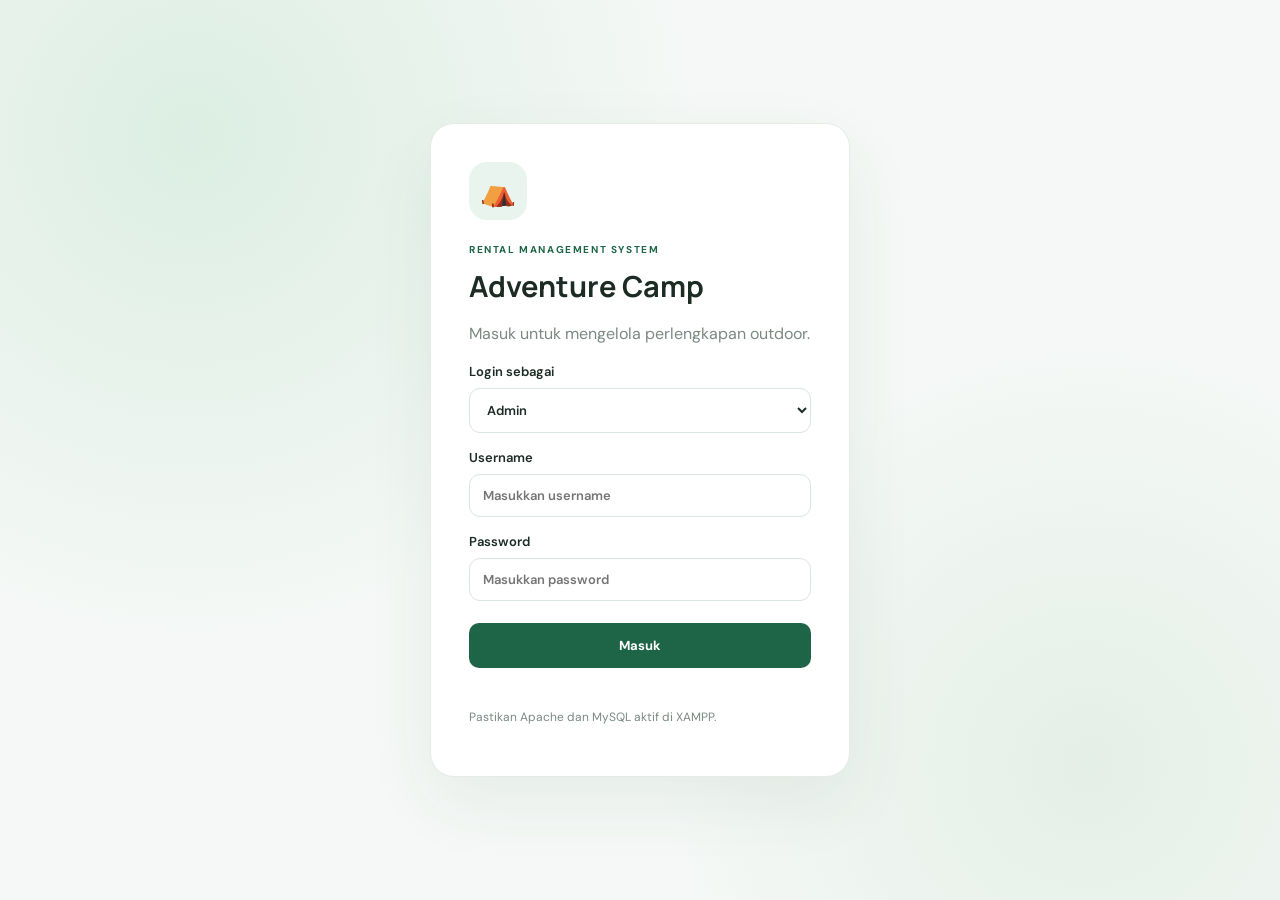
<file: index.html>
<!doctype html>
<html lang="id">
<head>
<meta charset="utf-8"><meta name="viewport" content="width=device-width,initial-scale=1">
<title>Adventure Camp Rental</title><link rel="stylesheet" href="style.css">
</head>
<body>
<div id="loginView" class="login-wrap">
  <form id="loginForm" class="login-card">
    <div class="brand-mark">⛺</div><p class="eyebrow">RENTAL MANAGEMENT SYSTEM</p><h1>Adventure Camp</h1><p class="muted">Masuk untuk mengelola perlengkapan outdoor.</p>
    <label>Login sebagai<select id="loginRole"><option>Admin</option><option>Pemilik</option><option>Pelanggan</option></select></label>
    <label>Username<input id="username" autocomplete="username" required placeholder="Masukkan username"></label>
    <label>Password<input id="password" type="password" autocomplete="current-password" required placeholder="Masukkan password"></label>
    <button class="btn primary full" type="submit" id="loginBtn">Masuk</button><p id="loginMessage" class="message"></p>
    <p class="small muted">Pastikan Apache dan MySQL aktif di XAMPP.</p>
  </form>
</div>
<div id="appView" class="app hidden">
  <aside class="sidebar"><div class="brand"><span class="brand-mark small-mark">⛺</span><div><b>Adventure Camp</b><small>Rental System</small></div></div><div class="profile"><div class="avatar">AC</div><div><b id="profileName">Pengguna</b><small id="profileRole">Role</small></div></div>
    <nav id="nav"><button data-page="dashboard" class="nav-item active">▦ <span>Dashboard</span></button><button data-page="alat" class="nav-item">▣ <span>Data Alat</span></button><button data-page="pelanggan" class="nav-item">♙ <span>Pelanggan</span></button><button data-page="penyewaan" class="nav-item">▤ <span>Penyewaan</span></button><button data-page="pembayaran" class="nav-item">◈ <span>Pembayaran</span></button><button data-page="pengembalian" class="nav-item">↩ <span>Pengembalian & Denda</span></button><button data-page="users" class="nav-item">♧ <span>Pengguna</span></button><button data-page="laporan" class="nav-item">▥ <span>Laporan</span></button></nav>
    <button id="logoutBtn" class="logout">↪ Keluar</button>
  </aside>
  <main class="main"><header class="topbar"><div><p class="eyebrow" id="todayLabel">ADVENTURE CAMP RENTAL</p><h2 id="pageTitle">Dashboard</h2></div><button id="refreshBtn" class="btn light">⟳ Muat ulang</button></header><div id="notice" class="notice hidden"></div><section id="content"></section><footer>Adventure Camp Rental <span>•</span> Sistem Manajemen Penyewaan</footer></main>
</div>
<div id="modal" class="modal hidden"><div class="modal-card"><div class="modal-head"><div><p class="eyebrow">FORM DATA</p><h3 id="modalTitle">Tambah Data</h3></div><button id="closeModal" class="icon-btn" type="button">✕</button></div><form id="dataForm"><div id="formFields" class="form-grid"></div><p id="formMessage" class="message"></p><div class="modal-actions"><button type="button" id="cancelModal" class="btn light">Batal</button><button type="submit" class="btn primary">Simpan data</button></div></form></div></div>
<script src="app.js"></script>
</body></html>
</file>
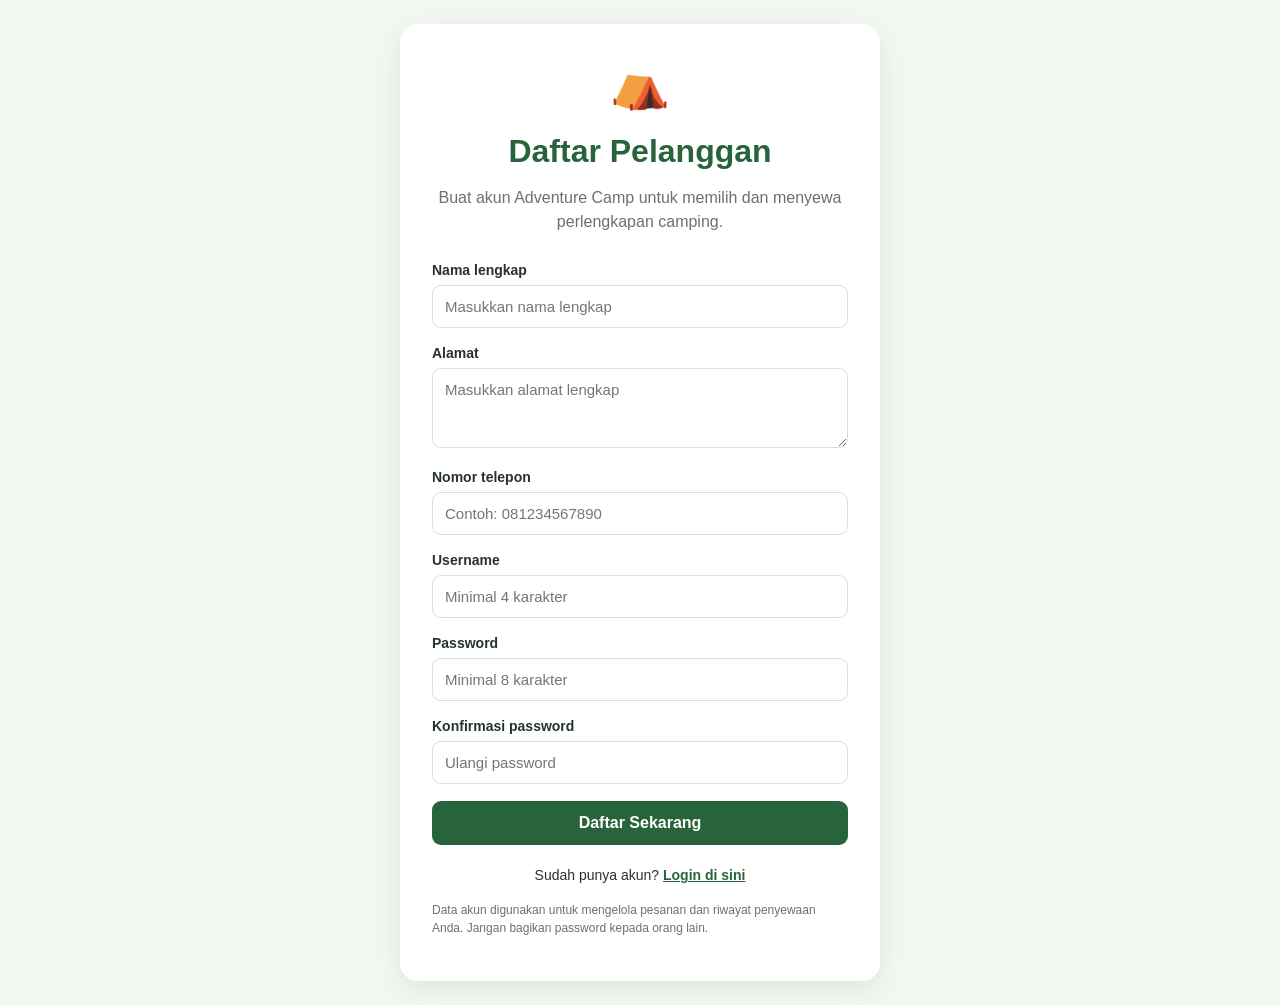
<file: daftar.html>
<!DOCTYPE html>
<html lang="id">
<head>
    <meta charset="UTF-8">
    <meta name="viewport" content="width=device-width, initial-scale=1.0">
    <title>Daftar Pelanggan - Adventure Camp</title>

    <style>
        * {
            box-sizing: border-box;
        }

        body {
            margin: 0;
            padding: 24px;
            min-height: 100vh;
            display: flex;
            align-items: center;
            justify-content: center;
            background: #f3f7f2;
            font-family: Arial, sans-serif;
            color: #263328;
        }

        .card {
            width: 100%;
            max-width: 480px;
            padding: 32px;
            background: white;
            border-radius: 18px;
            box-shadow: 0 8px 28px rgba(0, 0, 0, 0.08);
        }

        .logo {
            text-align: center;
            font-size: 48px;
        }

        h1 {
            text-align: center;
            margin-bottom: 8px;
            color: #28643b;
        }

        .subtitle {
            text-align: center;
            color: #68736a;
            margin-bottom: 28px;
            line-height: 1.5;
        }

        label {
            display: block;
            margin-bottom: 7px;
            font-weight: bold;
            font-size: 14px;
        }

        input, textarea {
            width: 100%;
            padding: 12px;
            margin-bottom: 17px;
            border: 1px solid #d9e1d9;
            border-radius: 9px;
            font-size: 15px;
            font-family: inherit;
        }

        textarea {
            min-height: 80px;
            resize: vertical;
        }

        input:focus, textarea:focus {
            outline: 2px solid #b7d9bd;
            border-color: #28643b;
        }

        button {
            width: 100%;
            padding: 13px;
            background: #28643b;
            color: white;
            border: none;
            border-radius: 9px;
            font-size: 16px;
            font-weight: bold;
            cursor: pointer;
        }

        button:disabled {
            opacity: 0.6;
            cursor: not-allowed;
        }

        .message {
            margin-top: 16px;
            padding: 12px;
            border-radius: 8px;
            display: none;
            line-height: 1.5;
            overflow-wrap: anywhere;
        }

        .success {
            display: block;
            background: #e8f5e9;
            color: #205b30;
        }

        .error {
            display: block;
            background: #ffebee;
            color: #a12626;
        }

        .links {
            text-align: center;
            margin-top: 22px;
            font-size: 14px;
        }

        a {
            color: #28643b;
            font-weight: bold;
        }

        .note {
            font-size: 12px;
            color: #68736a;
            line-height: 1.5;
            margin-top: 18px;
        }
    </style>
</head>

<body>
    <main class="card">
        <div class="logo">⛺</div>

        <h1>Daftar Pelanggan</h1>

        <p class="subtitle">
            Buat akun Adventure Camp untuk memilih dan menyewa
            perlengkapan camping.
        </p>

        <form id="registerForm">
            <label for="nama">Nama lengkap</label>
            <input
                type="text"
                id="nama"
                name="nama_pelanggan"
                maxlength="100"
                required
                placeholder="Masukkan nama lengkap"
            >

            <label for="alamat">Alamat</label>
            <textarea
                id="alamat"
                name="alamat"
                required
                placeholder="Masukkan alamat lengkap"
            ></textarea>

            <label for="telepon">Nomor telepon</label>
            <input
                type="tel"
                id="telepon"
                name="nomor_telepon"
                maxlength="20"
                required
                placeholder="Contoh: 081234567890"
            >

            <label for="username">Username</label>
            <input
                type="text"
                id="username"
                name="username"
                minlength="4"
                maxlength="50"
                required
                autocomplete="username"
                placeholder="Minimal 4 karakter"
            >

            <label for="password">Password</label>
            <input
                type="password"
                id="password"
                name="password"
                minlength="8"
                required
                autocomplete="new-password"
                placeholder="Minimal 8 karakter"
            >

            <label for="konfirmasi">Konfirmasi password</label>
            <input
                type="password"
                id="konfirmasi"
                required
                autocomplete="new-password"
                placeholder="Ulangi password"
            >

            <button type="submit" id="registerButton">
                Daftar Sekarang
            </button>

            <div id="message" class="message" role="status"></div>
        </form>

        <p class="links">
            Sudah punya akun?
            <a href="index.html">Login di sini</a>
        </p>

        <p class="note">
            Data akun digunakan untuk mengelola pesanan dan riwayat
            penyewaan Anda. Jangan bagikan password kepada orang lain.
        </p>
    </main>

    <script>
        const form = document.getElementById('registerForm');
        const button = document.getElementById('registerButton');
        const message = document.getElementById('message');

        form.addEventListener('submit', async function (event) {
            event.preventDefault();

            const password = document.getElementById('password').value;
            const konfirmasi = document.getElementById('konfirmasi').value;

            if (password !== konfirmasi) {
                showMessage(
                    'Konfirmasi password tidak sama.',
                    false
                );
                return;
            }

            if (password.length < 8) {
                showMessage(
                    'Password harus minimal 8 karakter.',
                    false
                );
                return;
            }

            const data = {
                nama_pelanggan:
                    document.getElementById('nama').value.trim(),
                alamat:
                    document.getElementById('alamat').value.trim(),
                nomor_telepon:
                    document.getElementById('telepon').value.trim(),
                username:
                    document.getElementById('username').value.trim(),
                password: password
            };

            button.disabled = true;
            button.textContent = 'Memproses pendaftaran...';
            message.className = 'message';
            message.style.display = 'none';

            try {
                const response = await fetch(
                    'api_register_pelanggan.php',
                    {
                        method: 'POST',
                        headers: {
                            'Content-Type': 'application/json',
                            'Accept': 'application/json'
                        },
                        body: JSON.stringify(data)
                    }
                );

                const result = await response.json();

                if (!response.ok || result.status !== 'success') {
                    throw new Error(
                        result.message || 'Pendaftaran gagal.'
                    );
                }

                showMessage(
                    'Pendaftaran berhasil! Kamu akan diarahkan ke halaman login.',
                    true
                );

                message.className = 'message success';
                form.reset();

                setTimeout(function () {
                    window.location.href = 'index.html';
                }, 2000);

            } catch (error) {
                showMessage(
                    error.message ||
                    'Tidak dapat terhubung ke server.',
                    false
                );
            } finally {
                button.disabled = false;
                button.textContent = 'Daftar Sekarang';
            }
        });

        function showMessage(text, success) {
            message.textContent = text;
            message.className = 'message ' +
                (success ? 'success' : 'error');
            message.style.display = 'block';
        }
    </script>
</body>
</html>
</file>
<file: style.css>
@import url('https://fonts.googleapis.com/css2?family=DM+Sans:wght@400;500;600;700&family=Manrope:wght@500;600;700;800&display=swap');
:root{--green:#1e6548;--green2:#2f805c;--mint:#e8f4ed;--ink:#1c2b24;--muted:#7b8981;--line:#e6ece8;--bg:#f5f8f6;--white:#fff;--red:#b43e3e;--shadow:0 14px 40px #193b2b0d}*{box-sizing:border-box}body{margin:0;background:var(--bg);color:var(--ink);font-family:'DM Sans',sans-serif}h1,h2,h3,b{font-family:Manrope,sans-serif}button,input,select,textarea{font:inherit}button{cursor:pointer}.hidden{display:none!important}.muted{color:var(--muted)}.small{font-size:12px}.eyebrow{font-size:10px;font-weight:700;letter-spacing:1.6px;color:var(--green);margin:0 0 9px}.login-wrap{min-height:100vh;display:grid;place-items:center;padding:24px;background:radial-gradient(circle at 15% 15%,#dceee3,transparent 38%),radial-gradient(circle at 85% 85%,#e4efe7,transparent 32%),var(--bg)}.login-card{width:min(100%,420px);background:white;border:1px solid #e5ece7;border-radius:24px;padding:38px;box-shadow:0 25px 70px #234f3812}.brand-mark{width:58px;height:58px;display:grid;place-items:center;background:var(--mint);color:var(--green);border-radius:18px;font-size:29px;margin-bottom:22px}.login-card h1{font-size:29px;margin:0 0 8px}.login-card>p{line-height:1.55}.login-card label,.form-grid label{display:flex;flex-direction:column;gap:8px;font-size:13px;font-weight:600;margin-top:16px}.login-card input,.login-card select,.form-grid input,.form-grid select,.form-grid textarea{width:100%;border:1px solid #dce5df;border-radius:11px;padding:12px 13px;background:#fff;outline:none;color:var(--ink);min-width:0}.login-card input:focus,.login-card select:focus,.form-grid input:focus,.form-grid select:focus,.form-grid textarea:focus{border-color:var(--green2);box-shadow:0 0 0 3px #2f805c17}.btn{border:0;border-radius:10px;padding:11px 15px;font-weight:700;font-size:13px;display:inline-flex;align-items:center;justify-content:center;gap:8px}.btn.primary{background:var(--green);color:white}.btn.primary:hover{background:#154b34}.btn.light{background:white;color:var(--ink);border:1px solid var(--line)}.btn.full{width:100%;margin-top:22px;padding:14px}.message{font-size:12px;color:var(--red);min-height:16px}.app{min-height:100vh}.sidebar{position:fixed;inset:0 auto 0 0;width:248px;background:#fff;border-right:1px solid var(--line);padding:25px 16px;display:flex;flex-direction:column;z-index:3}.brand{display:flex;gap:11px;align-items:center;padding:0 7px 25px;border-bottom:1px solid var(--line)}.brand b{font-size:14px;display:block}.brand small{color:var(--muted);font-size:11px}.small-mark{width:43px;height:43px;margin:0;border-radius:13px;font-size:23px;flex-shrink:0}.profile{display:flex;gap:11px;align-items:center;padding:20px 8px}.avatar{width:37px;height:37px;border-radius:12px;background:var(--mint);display:grid;place-items:center;color:var(--green);font-weight:800;font-size:12px}.profile b,.profile small{display:block}.profile b{font-size:12px}.profile small{font-size:11px;color:var(--muted);margin-top:4px}nav{display:grid;gap:5px}.nav-item{border:0;background:transparent;color:#68766e;text-align:left;padding:12px 13px;border-radius:10px;font-size:17px;display:flex;gap:12px;align-items:center}.nav-item span{font-size:13px;font-weight:600}.nav-item:hover,.nav-item.active{background:var(--mint);color:var(--green)}.logout{margin-top:auto;background:#fff;border:1px solid var(--line);border-radius:10px;padding:12px;color:#6b766f;text-align:left;font-weight:700}.main{margin-left:248px;padding:28px 34px 18px;max-width:1800px}.topbar{display:flex;justify-content:space-between;align-items:center;margin-bottom:25px}.topbar h2{font-size:27px;margin:0}.topbar .eyebrow{margin-bottom:6px}.notice{padding:12px 15px;border-radius:10px;background:#e8f4ed;color:var(--green);margin-bottom:18px;font-size:13px}.notice.error{background:#fff0ef;color:var(--red)}.stats{display:grid;grid-template-columns:repeat(4,minmax(0,1fr));gap:16px;margin-bottom:22px}.stat{padding:20px;background:white;border:1px solid var(--line);border-radius:15px;box-shadow:var(--shadow)}.stat-head{display:flex;justify-content:space-between;align-items:center;color:var(--muted);font-size:12px}.stat-icon{width:35px;height:35px;border-radius:11px;background:var(--mint);color:var(--green);display:grid;place-items:center;font-size:17px}.stat strong{font-size:27px;display:block;margin-top:14px;font-family:Manrope,sans-serif}.stat small{font-size:11px;color:var(--muted)}.panel{background:#fff;border:1px solid var(--line);border-radius:15px;box-shadow:var(--shadow);overflow:hidden;margin-bottom:20px}.panel-head{padding:19px 21px;display:flex;align-items:center;justify-content:space-between;gap:12px;border-bottom:1px solid var(--line)}.panel-head h3{font-size:15px;margin:0}.panel-head p{font-size:12px;color:var(--muted);margin:5px 0 0}.table-tools{display:flex;gap:9px;align-items:center}.search{border:1px solid var(--line);border-radius:9px;padding:10px 12px;min-width:190px;outline:none}.table-wrap{overflow:auto}table{width:100%;border-collapse:collapse;white-space:nowrap}th,td{text-align:left;padding:14px 19px;border-bottom:1px solid #edf1ee;font-size:12px}th{background:#fafcfb;color:#77847c;font-weight:700;font-size:10px;letter-spacing:.6px;text-transform:uppercase}tbody tr:hover{background:#fbfdfb}tbody tr:last-child td{border-bottom:0}.pill{display:inline-flex;padding:5px 9px;border-radius:30px;background:#e9f5ed;color:#25714c;font-size:10px;font-weight:700}.pill.warn{background:#fff4df;color:#94621b}.pill.bad{background:#ffeded;color:#b43e3e}.empty{padding:38px;text-align:center;color:var(--muted);font-size:13px}.two-col{display:grid;grid-template-columns:1.4fr 1fr;gap:18px}.list-row{display:flex;justify-content:space-between;gap:15px;padding:13px 20px;border-bottom:1px solid #edf1ee;font-size:12px}.list-row:last-child{border:0}.list-row b{display:block;margin-bottom:5px}.list-row small{color:var(--muted)}footer{text-align:center;color:#9aa69f;font-size:11px;padding:20px}footer span{padding:0 6px}.modal{position:fixed;inset:0;background:#15251dcc;z-index:10;display:grid;place-items:center;padding:18px}.modal-card{background:#fff;border-radius:18px;padding:24px;width:min(100%,680px);max-height:90vh;overflow:auto;box-shadow:0 30px 100px #0003}.modal-head{display:flex;align-items:center;justify-content:space-between;margin-bottom:15px}.modal-head h3{margin:0;font-size:21px}.icon-btn{width:36px;height:36px;border:1px solid var(--line);background:white;border-radius:10px}.form-grid{display:grid;grid-template-columns:repeat(2,minmax(0,1fr));gap:0 14px}.form-grid .wide{grid-column:1/-1}.form-grid label{margin-top:12px}.modal-actions{display:flex;justify-content:flex-end;gap:9px;padding-top:14px;border-top:1px solid var(--line)}.item-row{display:grid;grid-template-columns:2fr 1fr 40px;gap:8px;align-items:end;grid-column:1/-1;margin-top:10px}.item-row label{margin:0}.remove-item{height:40px;border:1px solid var(--line);background:#fff;border-radius:9px;color:var(--red)}.add-line{grid-column:1/-1;margin-top:12px}.report-filter{display:flex;gap:8px;flex-wrap:wrap}.report-filter input{padding:9px;border:1px solid var(--line);border-radius:9px}
@media(max-width:1000px){.sidebar{width:210px}.main{margin-left:210px;padding:24px 20px}.stats{grid-template-columns:repeat(2,minmax(0,1fr))}.two-col{grid-template-columns:1fr}}@media(max-width:700px){.sidebar{position:static;width:auto;padding:13px}.brand{padding-bottom:12px}.profile{padding:12px 6px}.sidebar nav{display:flex;overflow:auto}.nav-item{flex:0 0 auto;padding:10px}.nav-item span{display:inline}.logout{margin-top:12px}.main{margin:0;padding:20px 13px}.topbar h2{font-size:23px}.stats{gap:10px}.stat{padding:14px}.stat strong{font-size:23px}.panel-head{align-items:flex-start;flex-direction:column}.table-tools{width:100%;flex-wrap:wrap}.search{min-width:0;flex:1}.login-card{padding:27px 23px}.form-grid{grid-template-columns:1fr}.form-grid .wide{grid-column:auto}.item-row{grid-template-columns:1fr 75px 38px}.topbar .btn{padding:10px}.app{display:block}}

/* Dashboard owner & customer additions */
.owner-welcome,.customer-welcome{display:flex;align-items:center;justify-content:space-between;gap:18px;padding:22px 24px;margin-bottom:18px;border-radius:16px;background:linear-gradient(120deg,#e5f3e9,#f7fbf8);border:1px solid #d8e9dd}.owner-welcome h2,.customer-welcome h2{margin:0 0 7px;font-size:23px}.owner-welcome p:not(.eyebrow),.customer-welcome p:not(.eyebrow){margin:0;color:var(--muted);font-size:13px}.live-label{font-size:11px;color:var(--green);background:white;border:1px solid #d6e9dc;padding:9px 12px;border-radius:30px;white-space:nowrap}.owner-stats{margin-bottom:18px}.money-stat{font-size:clamp(16px,1.5vw,23px)!important;overflow-wrap:anywhere}.chart-grid{display:grid;grid-template-columns:repeat(2,minmax(0,1fr));gap:0 18px}.chart-panel{min-width:0}.bar-chart{height:215px;padding:18px 16px 12px;display:flex;align-items:stretch;gap:7px;overflow-x:auto}.bar-col{flex:1;min-width:28px;display:flex;flex-direction:column;align-items:center;justify-content:flex-end;gap:6px}.bar-value{font-size:9px;color:var(--muted);max-width:65px;white-space:nowrap;overflow:hidden;text-overflow:ellipsis}.bar-track{height:135px;width:min(100%,28px);display:flex;align-items:flex-end;background:#f1f6f2;border-radius:7px 7px 3px 3px;overflow:hidden}.bar-fill{width:100%;min-height:3px;background:linear-gradient(180deg,#4c9b70,#1e6548);border-radius:6px 6px 2px 2px;transition:height .3s}.bar-label{font-size:9px;color:var(--muted);white-space:nowrap}.customer-welcome{align-items:center}.customer-stat{background:#fff;border:1px solid #dcebe0;border-radius:13px;padding:14px 18px;min-width:125px}.customer-stat small,.customer-stat strong{display:block}.customer-stat small{font-size:11px;color:var(--muted)}.customer-stat strong{font-size:18px;margin-top:7px}.section-heading{display:flex;align-items:center;justify-content:space-between;margin:24px 2px 13px}.section-heading h3{margin:0;font-size:17px}.section-heading span{font-size:12px;color:var(--muted)}.order-card{background:#fff;border:1px solid var(--line);border-radius:16px;box-shadow:var(--shadow);padding:22px;margin-bottom:17px}.order-top{display:flex;align-items:flex-start;justify-content:space-between;gap:12px}.order-top h3{margin:0 0 5px;font-size:18px}.order-top p{margin:0;color:var(--muted);font-size:12px}.order-top .eyebrow{margin-bottom:6px}.order-total{display:flex;align-items:center;justify-content:space-between;gap:12px;background:#f5faf6;border:1px solid #e4efe7;border-radius:12px;padding:16px;margin:18px 0}.order-total span{font-size:13px;color:var(--muted)}.order-total strong{font-size:23px;color:var(--green)}.order-items h4,.payment-box h4{margin:0 0 12px;font-size:14px}.order-item{display:flex;justify-content:space-between;gap:12px;padding:10px 0;border-bottom:1px solid #edf1ee;font-size:13px}.order-item:last-child{border-bottom:0}.order-item small{color:var(--muted)}.payment-box{display:flex;align-items:center;justify-content:space-between;gap:18px;margin-top:18px;padding:17px;border:1px dashed #a9cbb4;border-radius:12px;background:#fbfefc}.payment-box p{margin:5px 0;font-size:12px}.payment-box .eyebrow{margin-bottom:6px}.payment-box .btn{flex-shrink:0}.order-bottom{display:flex;justify-content:space-between;align-items:center;gap:10px;flex-wrap:wrap;margin-top:15px;font-size:11px;color:var(--muted)}.order-bottom .pill{margin-left:4px}
@media(max-width:1100px){.chart-grid{grid-template-columns:1fr}.bar-chart{height:200px}.bar-track{height:125px}}
@media(max-width:700px){.owner-welcome,.customer-welcome{align-items:flex-start;flex-wrap:wrap;padding:18px}.customer-stat{flex:1;min-width:115px}.order-card{padding:16px}.order-total strong{font-size:19px}.payment-box{align-items:flex-start;flex-direction:column}.bar-chart{gap:5px;padding-inline:10px}.bar-col{min-width:30px}.bar-value{font-size:8px}}
</file>
